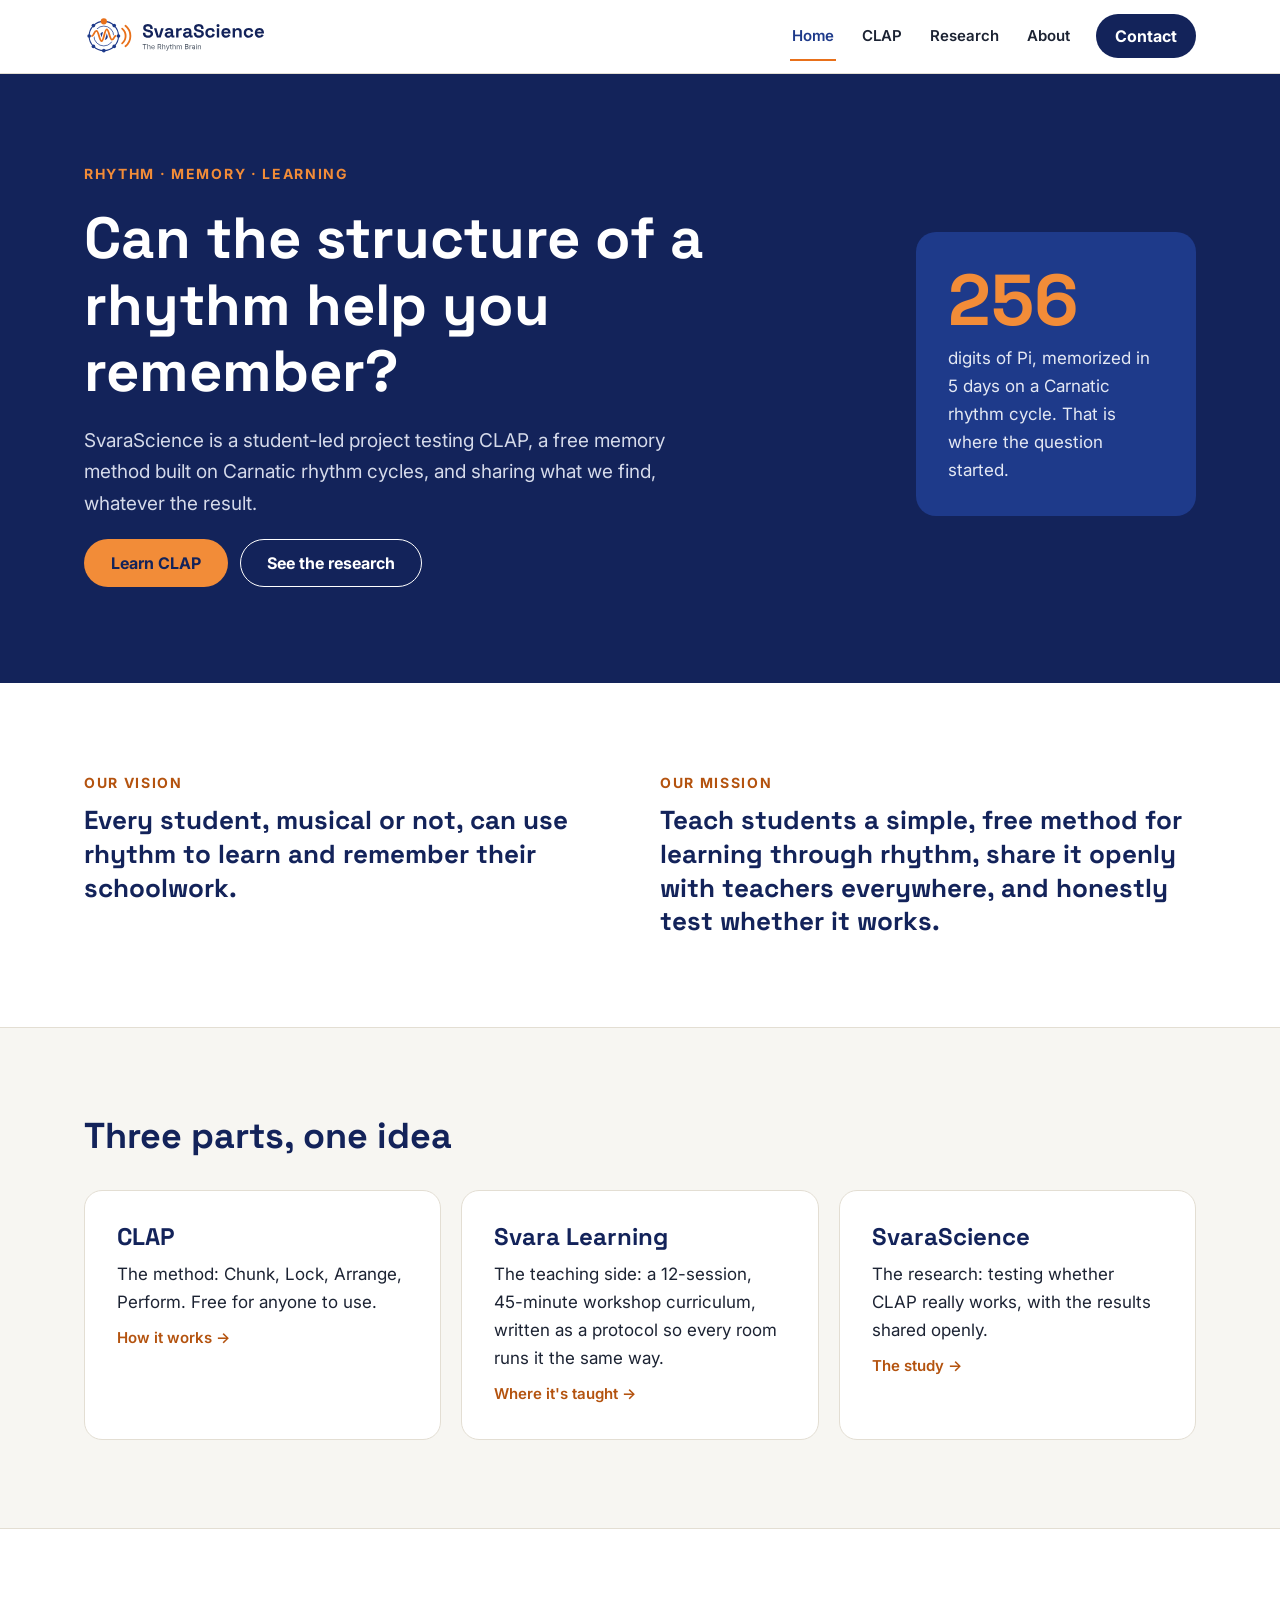
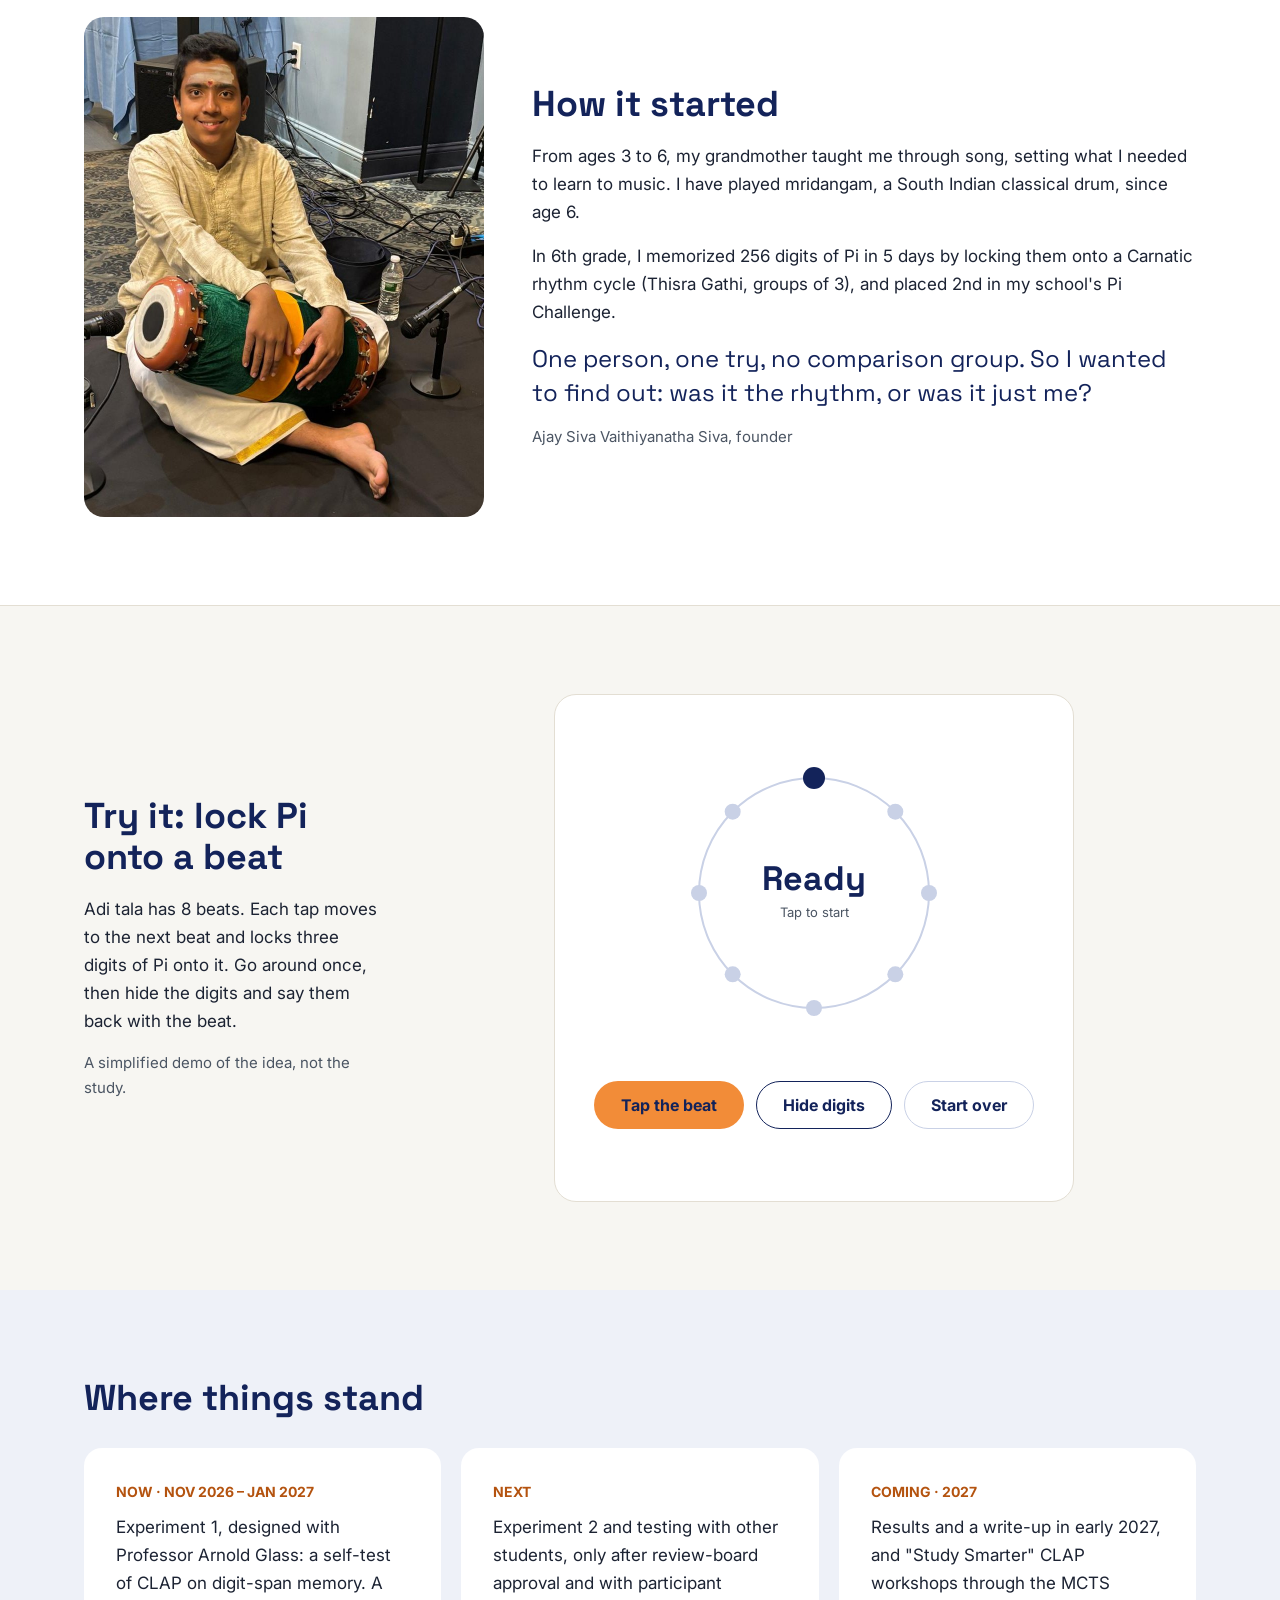
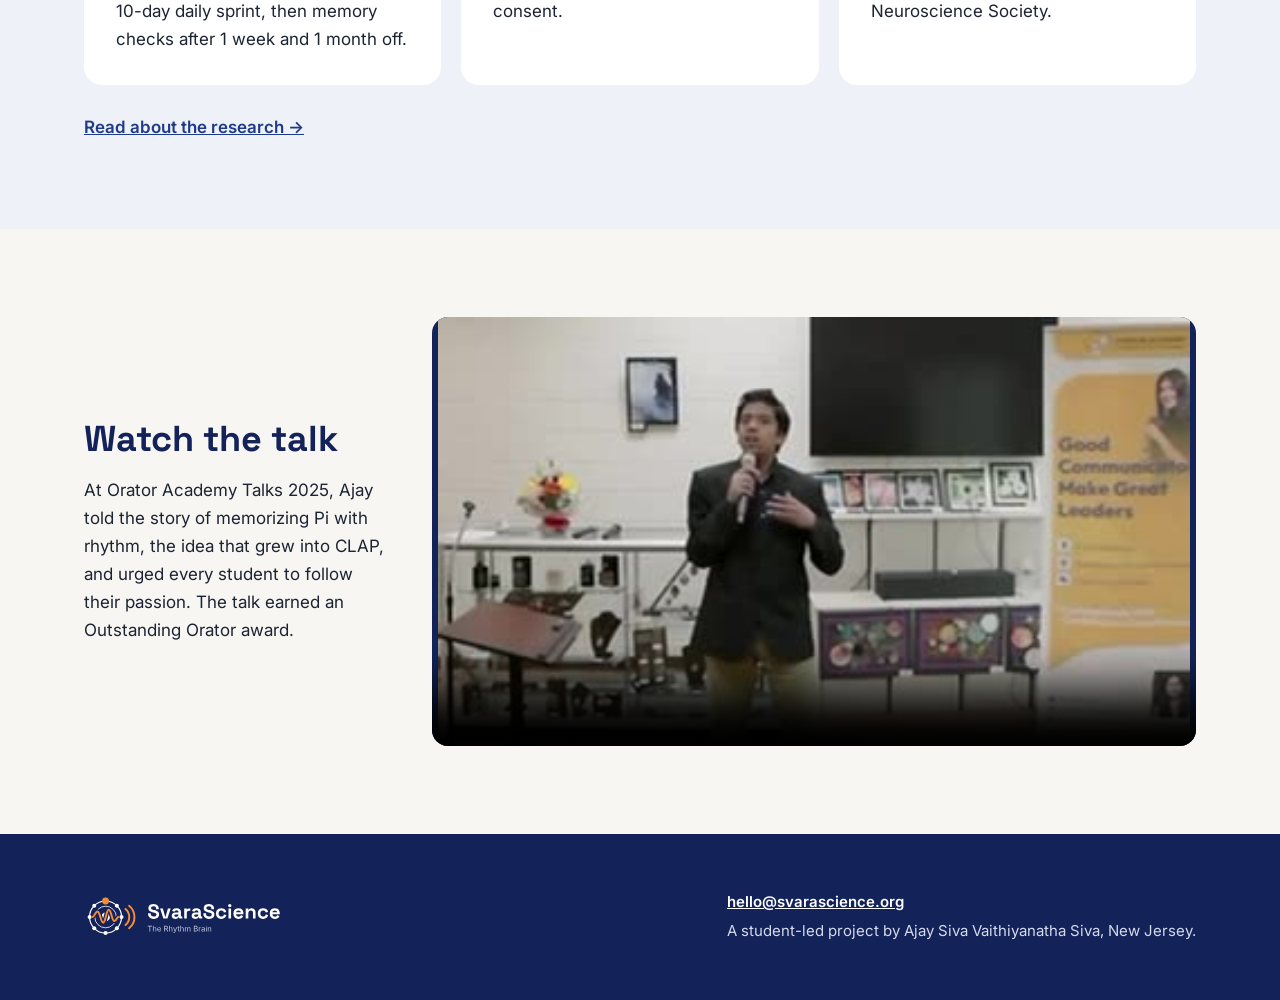
<file: index.html>
<!DOCTYPE html>
<html lang="en">
<head>
<meta charset="utf-8">
<meta name="viewport" content="width=device-width, initial-scale=1">
<title>SvaraScience — The Rhythm Brain</title>
<meta name="description" content="A student-led project testing CLAP, a free memory method built on Carnatic rhythm cycles.">
<link rel="icon" href="favicon.svg" type="image/svg+xml">
<link rel="icon" href="favicon-32.png" sizes="32x32" type="image/png">
<link rel="apple-touch-icon" href="apple-touch-icon.png">
<link rel="preconnect" href="https://fonts.googleapis.com">
<link rel="preconnect" href="https://fonts.gstatic.com" crossorigin>
<link href="https://fonts.googleapis.com/css2?family=Space+Grotesk:wght@500;700&family=Inter:wght@400;500;600;700&display=swap" rel="stylesheet">
<link rel="stylesheet" href="assets/css/style.css">
</head>
<body>
<a class="skip-link" href="#main">Skip to content</a>
<header class="site-nav">
  <div class="container nav-inner">
    <a class="nav-logo" href="index.html"><img src="logo.svg" alt="SvaraScience — The Rhythm Brain"></a>
    <nav class="nav-links" aria-label="Main">
      <a href="index.html" aria-current="page">Home</a>
      <a href="clap.html">CLAP</a>
      <a href="research.html">Research</a>
      <a href="about.html">About</a>
      <a class="btn btn-dark" href="mailto:hello@svarascience.org">Contact</a>
    </nav>
  </div>
</header>
<main id="main">

<section class="hero">
  <div class="container hero-grid">
    <div class="hero-text">
      <p class="kicker">Rhythm · Memory · Learning</p>
      <h1>Can the structure of a rhythm help you remember?</h1>
      <p class="lead">SvaraScience is a student-led project testing CLAP, a free memory method built on Carnatic rhythm cycles, and sharing what we find, whatever the result.</p>
      <div class="btn-row">
        <a class="btn btn-primary" href="clap.html">Learn CLAP</a>
        <a class="btn btn-outline-light" href="research.html">See the research</a>
      </div>
    </div>
    <div class="stat-card">
      <span class="num">256</span>
      <p>digits of Pi, memorized in 5 days on a Carnatic rhythm cycle. That is where the question started.</p>
    </div>
  </div>
</section>

<section class="section section--white" style="border-top:none">
  <div class="container vm-grid">
    <div class="stack" style="gap:10px">
      <p class="kicker">Our vision</p>
      <p class="statement">Every student, musical or not, can use rhythm to learn and remember their schoolwork.</p>
    </div>
    <div class="stack" style="gap:10px">
      <p class="kicker">Our mission</p>
      <p class="statement">Teach students a simple, free method for learning through rhythm, share it openly with teachers everywhere, and honestly test whether it works.</p>
    </div>
  </div>
</section>

<section class="section">
  <div class="container stack" style="gap:32px">
    <h2>Three parts, one idea</h2>
    <div class="grid">
      <a class="card" href="clap.html"><h3>CLAP</h3><p>The method: Chunk, Lock, Arrange, Perform. Free for anyone to use.</p><span class="more">How it works →</span></a>
      <a class="card" href="about.html"><h3>Svara Learning</h3><p>The teaching side: a 12-session, 45-minute workshop curriculum, written as a protocol so every room runs it the same way.</p><span class="more">Where it's taught →</span></a>
      <a class="card" href="research.html"><h3>SvaraScience</h3><p>The research: testing whether CLAP really works, with the results shared openly.</p><span class="more">The study →</span></a>
    </div>
  </div>
</section>

<section class="section section--white">
  <div class="container split">
    <img class="photo narrow" src="ajay-concert.jpg" alt="Ajay seated with his mridangam before a concert">
    <div class="wide stack">
      <h2>How it started</h2>
      <p>From ages 3 to 6, my grandmother taught me through song, setting what I needed to learn to music. I have played mridangam, a South Indian classical drum, since age 6.</p>
      <p>In 6th grade, I memorized 256 digits of Pi in 5 days by locking them onto a Carnatic rhythm cycle (Thisra Gathi, groups of 3), and placed 2nd in my school's Pi Challenge.</p>
      <p class="quote">One person, one try, no comparison group. So I wanted to find out: was it the rhythm, or was it just me?</p>
      <p class="muted">Ajay Siva Vaithiyanatha Siva, founder</p>
    </div>
  </div>
</section>

<section class="section">
  <div class="container split" style="justify-content:center">
    <div class="narrow stack" style="max-width:480px">
      <h2>Try it: lock Pi onto a beat</h2>
      <p>Adi tala has 8 beats. Each tap moves to the next beat and locks three digits of Pi onto it. Go around once, then hide the digits and say them back with the beat.</p>
      <p class="muted">A simplified demo of the idea, not the study.</p>
    </div>
    <div class="wide">
<div class="tala">
  <div class="tala-dial" id="tala-dial">
    <div class="tala-hub" aria-hidden="true"><strong id="tala-big">Ready</strong><span id="tala-small">Tap to start</span></div>
  </div>
  <div class="btn-row" style="justify-content:center">
    <button type="button" class="btn btn-primary" id="tala-tap">Tap the beat</button>
    <button type="button" class="btn btn-outline" id="tala-hide" aria-pressed="false">Hide digits</button>
    <button type="button" class="btn btn-quiet" id="tala-reset">Start over</button>
  </div>
  <p class="tala-trail" id="tala-trail" aria-live="polite"></p>
</div>
    </div>
  </div>
</section>

<section class="section section--soft">
  <div class="container stack" style="gap:28px">
    <h2>Where things stand</h2>
    <div class="grid">
      <div class="card card--plain"><span class="label">Now · Nov 2026 – Jan 2027</span><p>Experiment 1, designed with Professor Arnold Glass: a self-test of CLAP on digit-span memory. A 10-day daily sprint, then memory checks after 1 week and 1 month off.</p></div>
      <div class="card card--plain"><span class="label">Next</span><p>Experiment 2 and testing with other students, only after review-board approval and with participant consent.</p></div>
      <div class="card card--plain"><span class="label">Coming · 2027</span><p>Results and a write-up in early 2027, and "Study Smarter" CLAP workshops through the MCTS Neuroscience Society.</p></div>
    </div>
    <a href="research.html" style="font-weight:600">Read about the research →</a>
  </div>
</section>

<section class="section">
  <div class="container split">
    <div class="narrow stack">
      <h2>Watch the talk</h2>
      <p>At Orator Academy Talks 2025, Ajay told the story of memorizing Pi with rhythm, the idea that grew into CLAP, and urged every student to follow their passion. The talk earned an Outstanding Orator award.</p>
    </div>
    <video class="video wide" controls preload="none" playsinline poster="orator-poster.jpg">
      <source src="ajay-orator-talk.mp4" type="video/mp4">
      Your browser can't play this video.
    </video>
  </div>
</section>
</main>
<footer class="site-footer">
  <div class="container footer-inner">
    <img src="logo-on-dark.svg" alt="SvaraScience — The Rhythm Brain">
    <div class="stack">
      <a href="mailto:hello@svarascience.org">hello@svarascience.org</a>
      <span>A student-led project by Ajay Siva Vaithiyanatha Siva, New Jersey.</span>
    </div>
  </div>
</footer>
<script src="tala.js"></script>
</body>
</html>
</file>
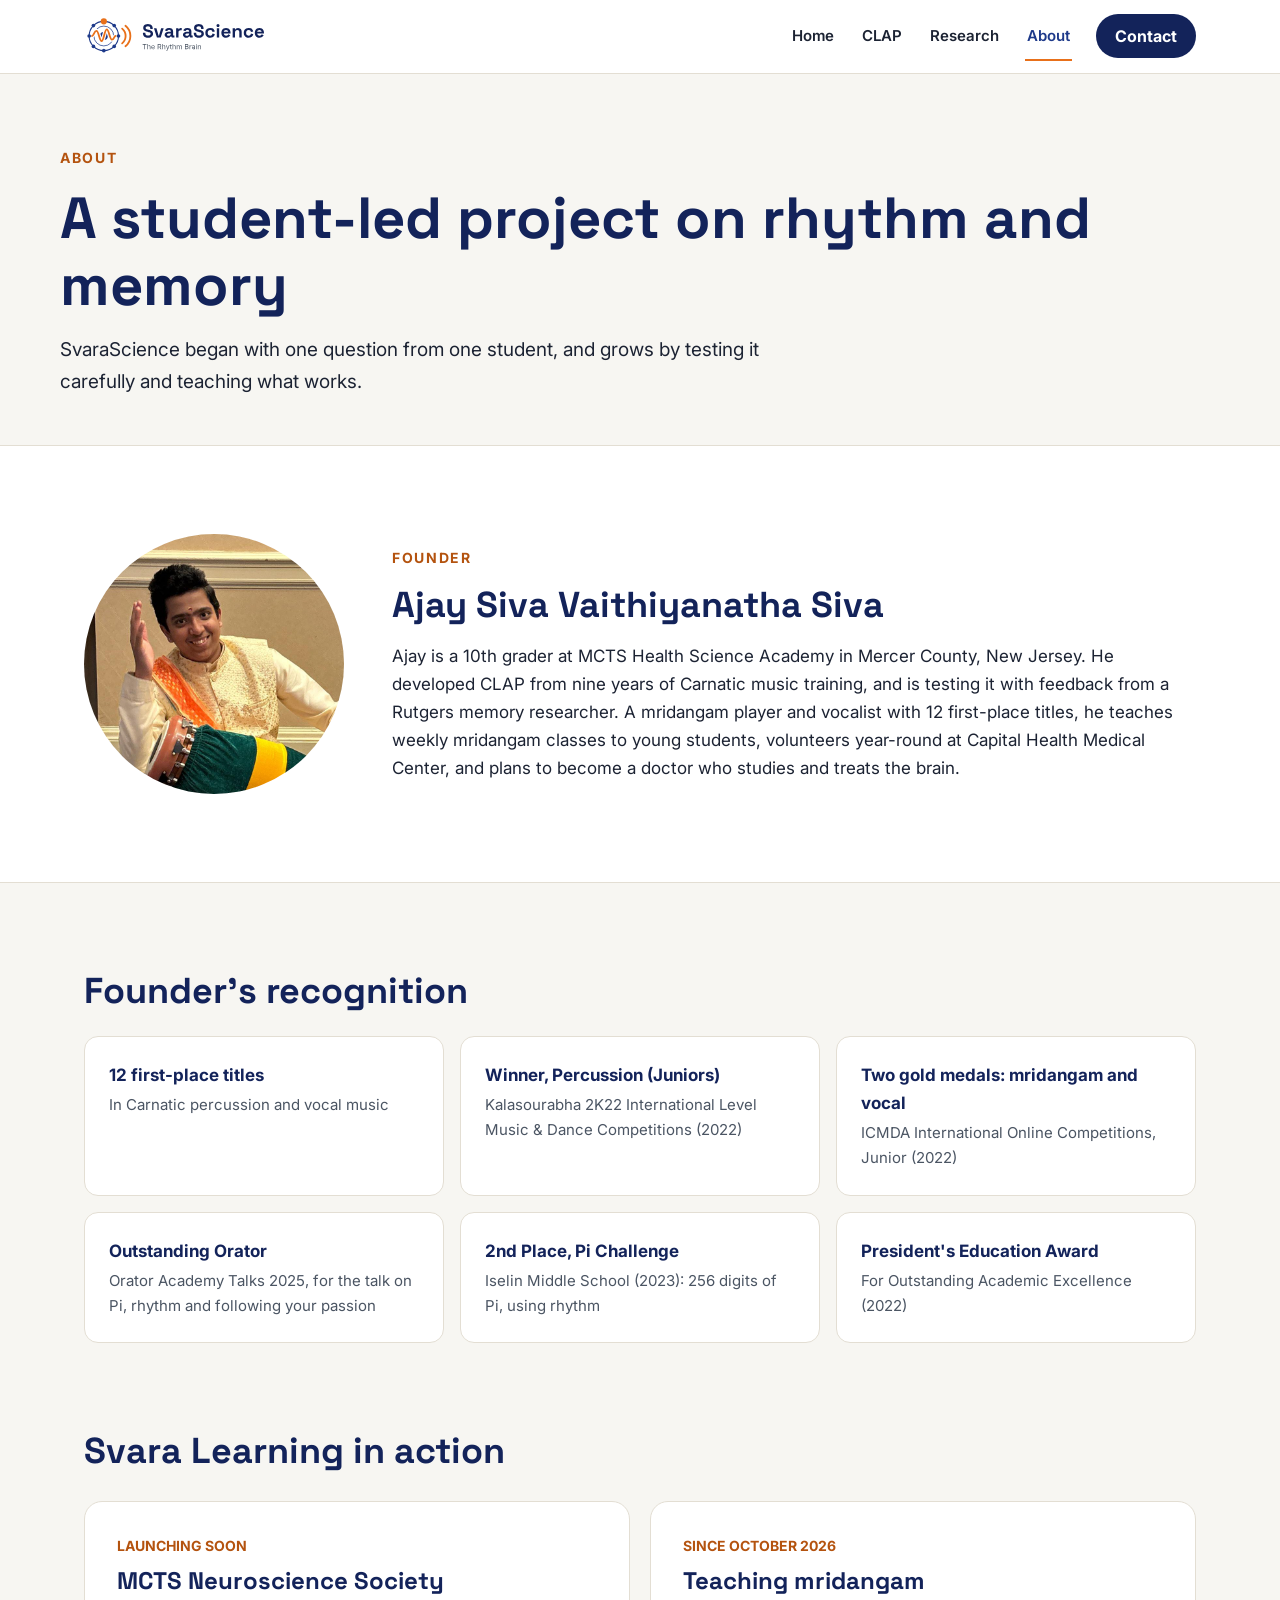
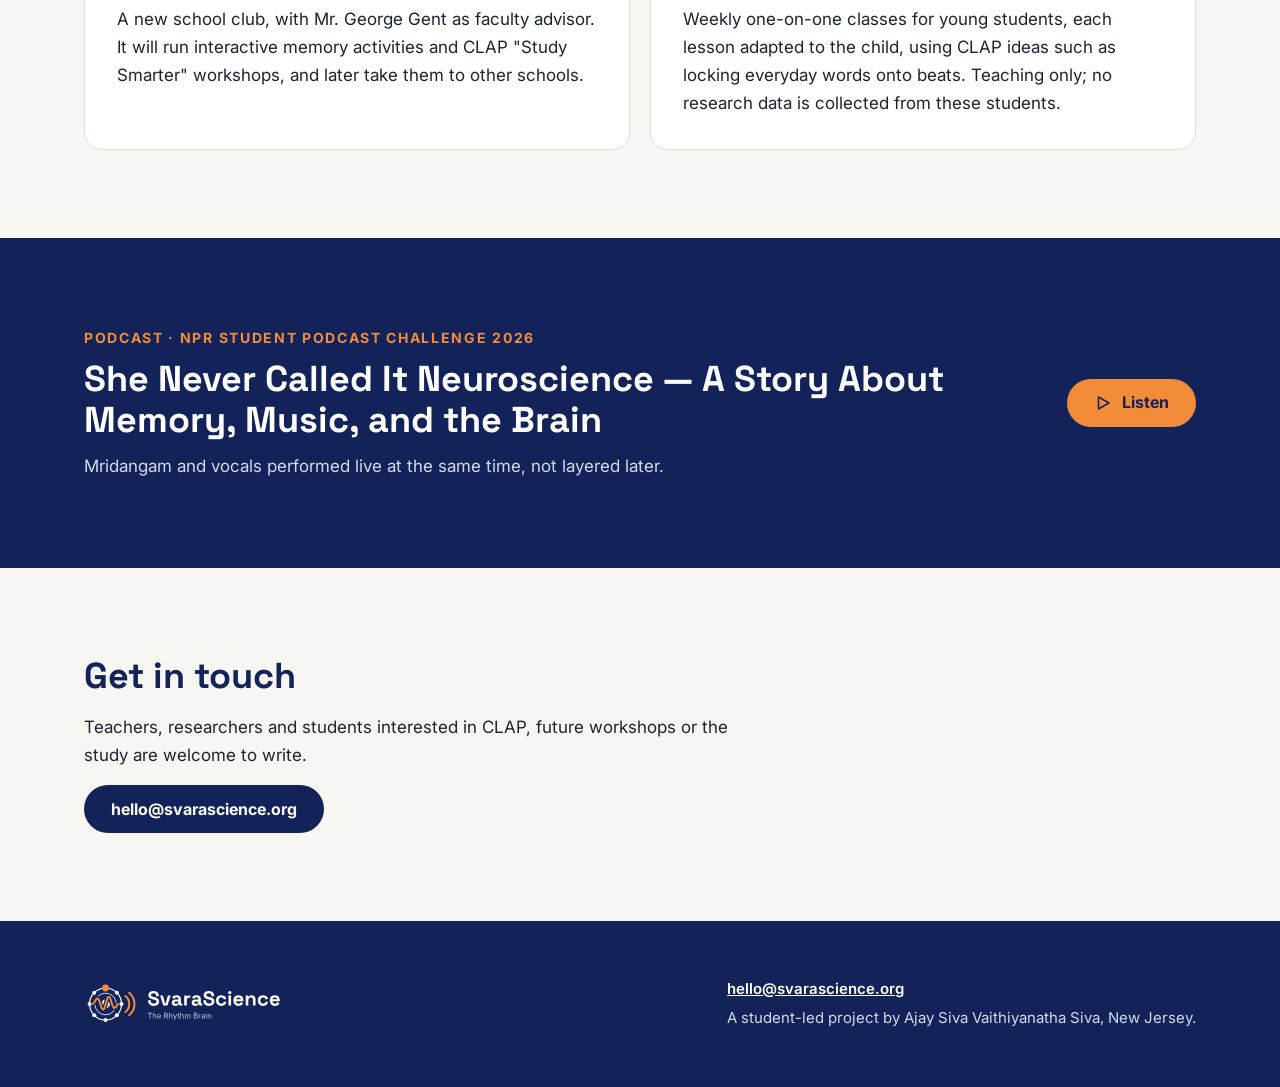
<file: about.html>
<!DOCTYPE html>
<html lang="en">
<head>
<meta charset="utf-8">
<meta name="viewport" content="width=device-width, initial-scale=1">
<title>About — SvaraScience</title>
<meta name="description" content="SvaraScience is a student-led project on rhythm and memory, founded by Ajay Siva Vaithiyanatha Siva.">
<link rel="icon" href="favicon.svg" type="image/svg+xml">
<link rel="icon" href="favicon-32.png" sizes="32x32" type="image/png">
<link rel="apple-touch-icon" href="apple-touch-icon.png">
<link rel="preconnect" href="https://fonts.googleapis.com">
<link rel="preconnect" href="https://fonts.gstatic.com" crossorigin>
<link href="https://fonts.googleapis.com/css2?family=Space+Grotesk:wght@500;700&family=Inter:wght@400;500;600;700&display=swap" rel="stylesheet">
<link rel="stylesheet" href="assets/css/style.css">
</head>
<body>
<a class="skip-link" href="#main">Skip to content</a>
<header class="site-nav">
  <div class="container nav-inner">
    <a class="nav-logo" href="index.html"><img src="logo.svg" alt="SvaraScience — The Rhythm Brain"></a>
    <nav class="nav-links" aria-label="Main">
      <a href="index.html">Home</a>
      <a href="clap.html">CLAP</a>
      <a href="research.html">Research</a>
      <a href="about.html" aria-current="page">About</a>
      <a class="btn btn-dark" href="mailto:hello@svarascience.org">Contact</a>
    </nav>
  </div>
</header>
<main id="main">

<section class="container page-header stack">
  <p class="kicker">About</p>
  <h1>A student-led project on rhythm and memory</h1>
  <p class="lead">SvaraScience began with one question from one student, and grows by testing it carefully and teaching what works.</p>
</section>

<section class="section section--white">
  <div class="container split">
    <img class="portrait" src="ajay-portrait.jpg" alt="Ajay Siva Vaithiyanatha Siva with his mridangam">
    <div class="wide stack">
      <p class="kicker">Founder</p>
      <h2>Ajay Siva Vaithiyanatha Siva</h2>
      <p>Ajay is a 10th grader at MCTS Health Science Academy in Mercer County, New Jersey. He developed CLAP from nine years of Carnatic music training, and is testing it with feedback from a Rutgers memory researcher. A mridangam player and vocalist with 12 first-place titles, he teaches weekly mridangam classes to young students, volunteers year-round at Capital Health Medical Center, and plans to become a doctor who studies and treats the brain.</p>
    </div>
  </div>
</section>

<section class="section" style="padding-bottom:0">
  <div class="container stack" style="gap:24px">
    <h2>Founder's recognition</h2>
    <div class="grid grid--wide" style="gap:16px">
      <div class="award"><strong>12 first-place titles</strong><span class="muted">In Carnatic percussion and vocal music</span></div>
      <div class="award"><strong>Winner, Percussion (Juniors)</strong><span class="muted">Kalasourabha 2K22 International Level Music &amp; Dance Competitions (2022)</span></div>
      <div class="award"><strong>Two gold medals: mridangam and vocal</strong><span class="muted">ICMDA International Online Competitions, Junior (2022)</span></div>
      <div class="award"><strong>Outstanding Orator</strong><span class="muted">Orator Academy Talks 2025, for the talk on Pi, rhythm and following your passion</span></div>
      <div class="award"><strong>2nd Place, Pi Challenge</strong><span class="muted">Iselin Middle School (2023): 256 digits of Pi, using rhythm</span></div>
      <div class="award"><strong>President's Education Award</strong><span class="muted">For Outstanding Academic Excellence (2022)</span></div>
    </div>
  </div>
</section>

<section class="section">
  <div class="container stack" style="gap:28px">
    <h2>Svara Learning in action</h2>
    <div class="grid grid--wide">
      <div class="card"><span class="label">Launching soon</span><h3>MCTS Neuroscience Society</h3><p>A new school club, with Mr. George Gent as faculty advisor. It will run interactive memory activities and CLAP "Study Smarter" workshops, and later take them to other schools.</p></div>
      <div class="card"><span class="label">Since October 2026</span><h3>Teaching mridangam</h3><p>Weekly one-on-one classes for young students, each lesson adapted to the child, using CLAP ideas such as locking everyday words onto beats. Teaching only; no research data is collected from these students.</p></div>
    </div>
  </div>
</section>

<section class="section section--navy">
  <div class="container split" style="justify-content:space-between">
    <div class="wide stack" style="gap:10px">
      <p class="kicker" style="color:var(--orange-light)">Podcast · NPR Student Podcast Challenge 2026</p>
      <h2>She Never Called It Neuroscience — A Story About Memory, Music, and the Brain</h2>
      <p>Mridangam and vocals performed live at the same time, not layered later.</p>
    </div>
    <a class="btn btn-primary" href="https://drive.google.com/file/d/1q-RDbJ-vGs5XEK0a3vfgCvh9bXEuqE76/view?usp=sharing">
      <svg width="18" height="18" viewBox="0 0 24 24" aria-hidden="true" fill="none" stroke="currentColor" stroke-width="2" stroke-linecap="round" stroke-linejoin="round"><polygon points="6 4 20 12 6 20 6 4"></polygon></svg>
      Listen
    </a>
  </div>
</section>

<section class="section">
  <div class="container stack" style="align-items:flex-start">
    <h2>Get in touch</h2>
    <p style="max-width:680px">Teachers, researchers and students interested in CLAP, future workshops or the study are welcome to write.</p>
    <a class="btn btn-dark" href="mailto:hello@svarascience.org">hello@svarascience.org</a>
  </div>
</section>
</main>
<footer class="site-footer">
  <div class="container footer-inner">
    <img src="logo-on-dark.svg" alt="SvaraScience — The Rhythm Brain">
    <div class="stack">
      <a href="mailto:hello@svarascience.org">hello@svarascience.org</a>
      <span>A student-led project by Ajay Siva Vaithiyanatha Siva, New Jersey.</span>
    </div>
  </div>
</footer>
</body>
</html>
</file>
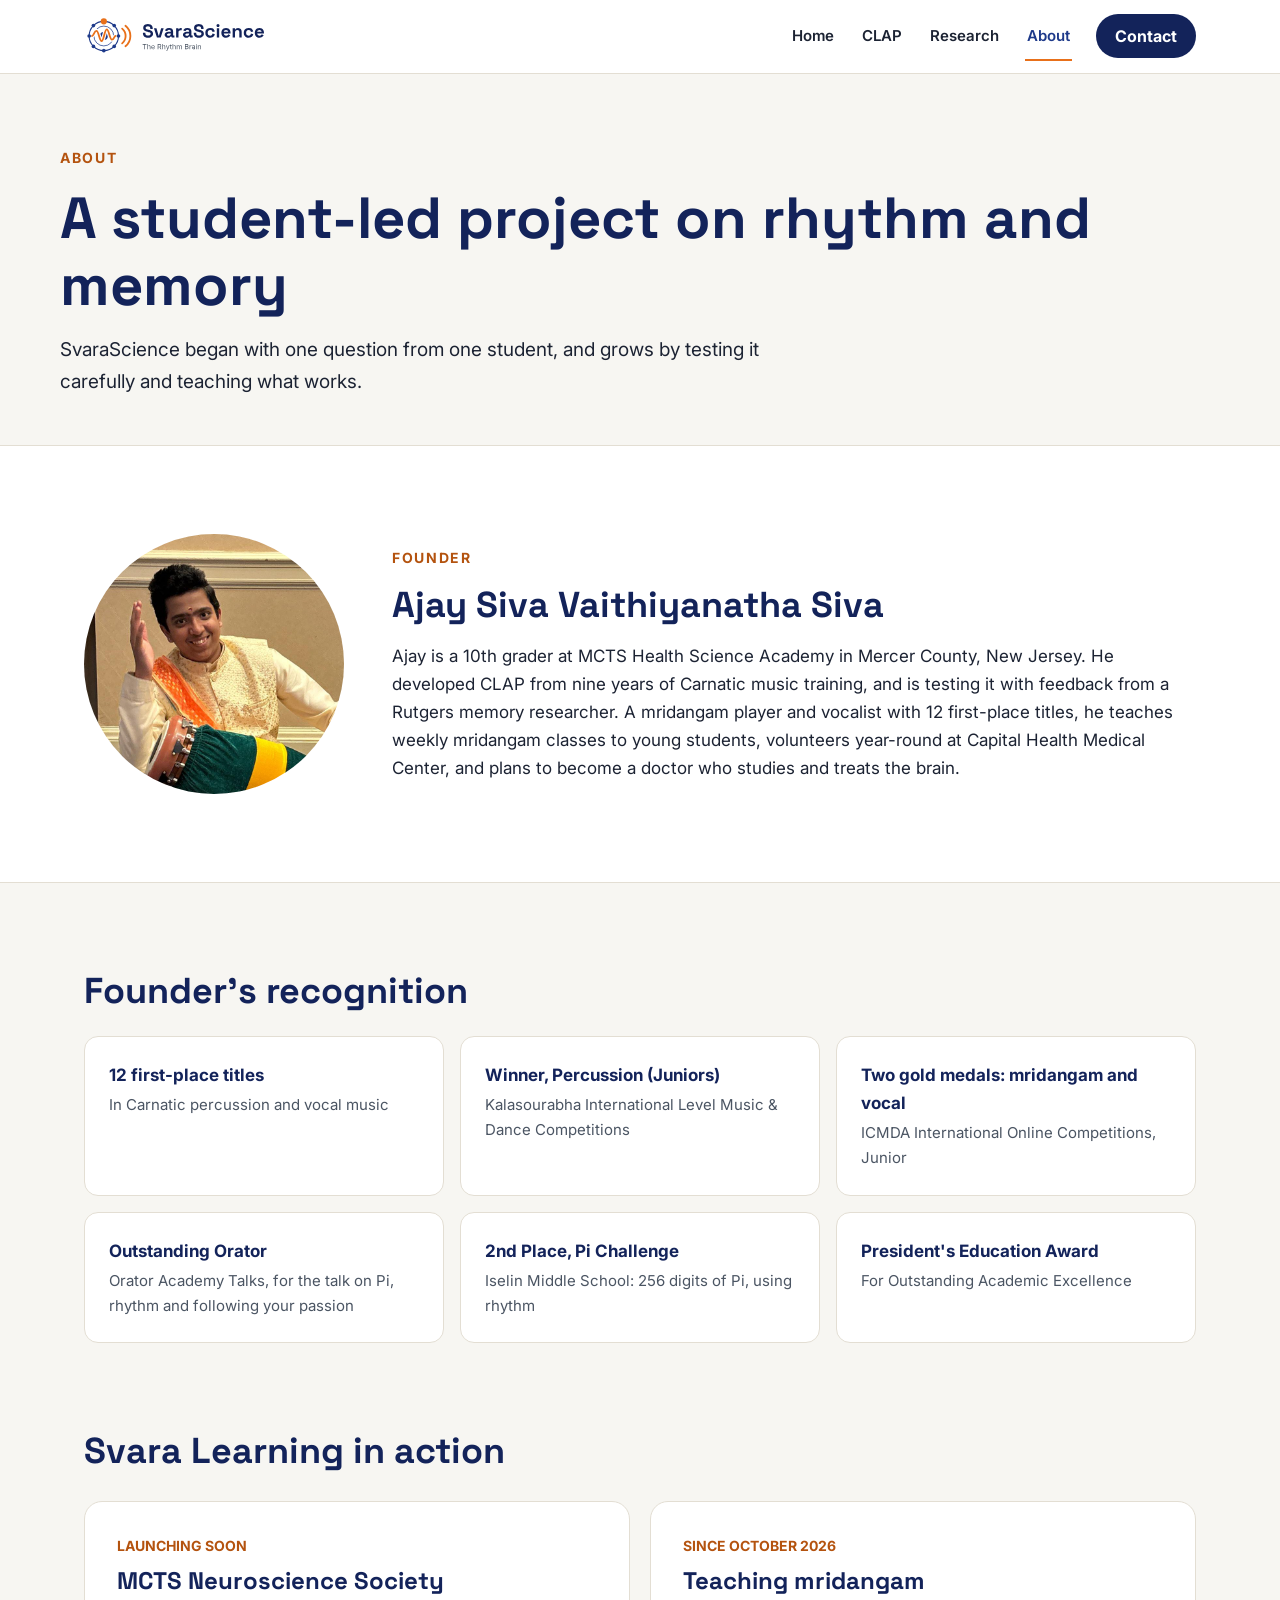
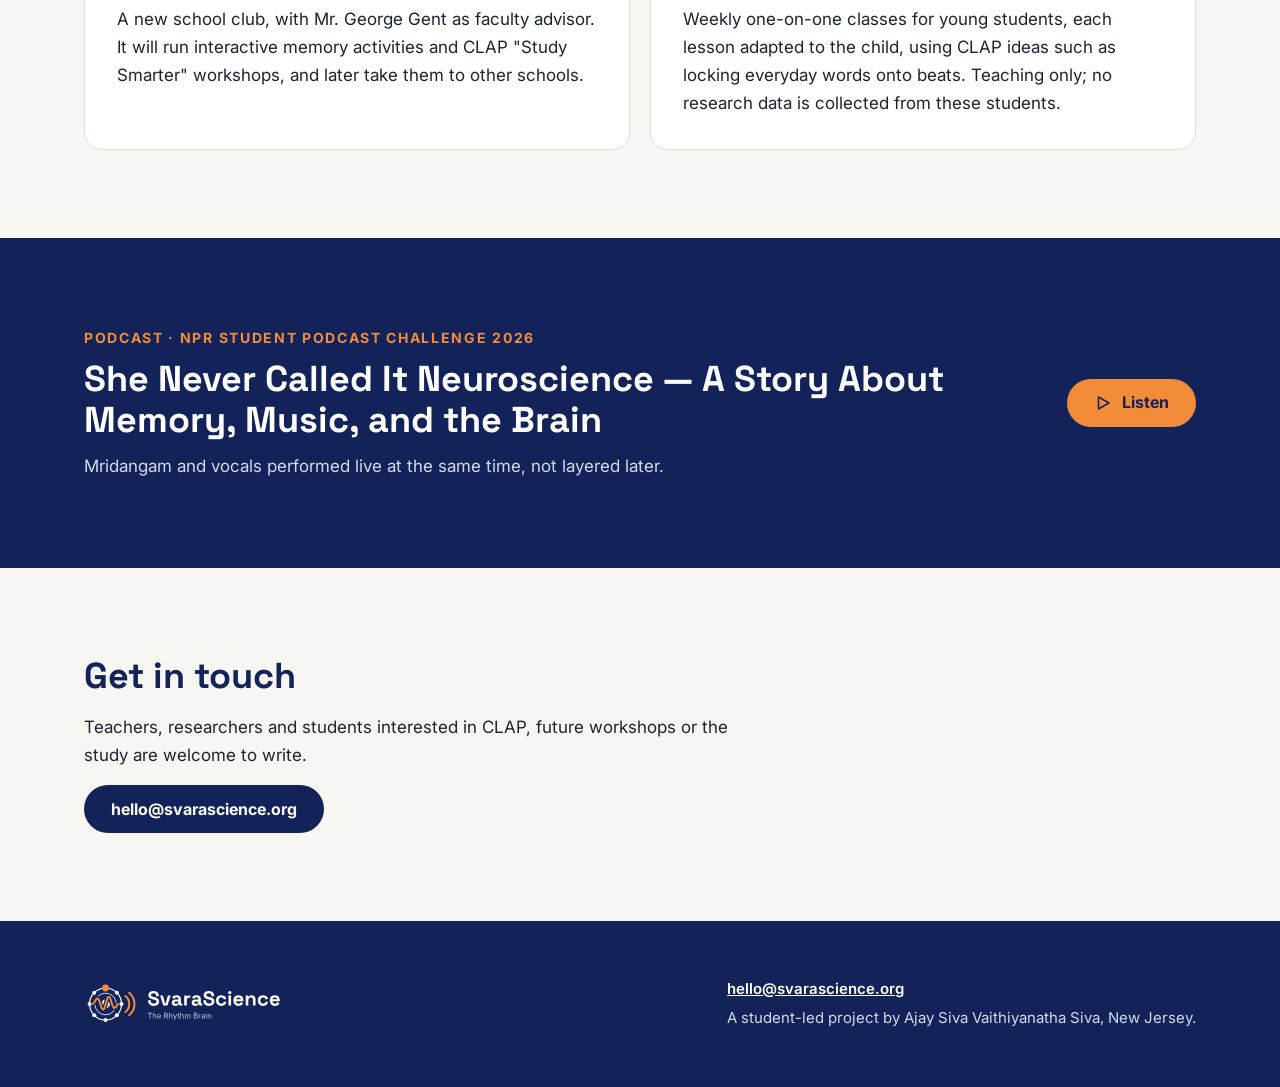
<file: about_1.html>
<!DOCTYPE html>
<html lang="en">
<head>
<meta charset="utf-8">
<meta name="viewport" content="width=device-width, initial-scale=1">
<title>About — SvaraScience</title>
<meta name="description" content="SvaraScience is a student-led project on rhythm and memory, founded by Ajay Siva Vaithiyanatha Siva.">
<link rel="icon" href="favicon.svg" type="image/svg+xml">
<link rel="icon" href="favicon-32.png" sizes="32x32" type="image/png">
<link rel="apple-touch-icon" href="apple-touch-icon.png">
<link rel="preconnect" href="https://fonts.googleapis.com">
<link rel="preconnect" href="https://fonts.gstatic.com" crossorigin>
<link href="https://fonts.googleapis.com/css2?family=Space+Grotesk:wght@500;700&family=Inter:wght@400;500;600;700&display=swap" rel="stylesheet">
<link rel="stylesheet" href="assets/css/style.css">
</head>
<body>
<a class="skip-link" href="#main">Skip to content</a>
<header class="site-nav">
  <div class="container nav-inner">
    <a class="nav-logo" href="index.html"><img src="logo.svg" alt="SvaraScience — The Rhythm Brain"></a>
    <nav class="nav-links" aria-label="Main">
      <a href="index.html">Home</a>
      <a href="clap.html">CLAP</a>
      <a href="research.html">Research</a>
      <a href="about.html" aria-current="page">About</a>
      <a class="btn btn-dark" href="mailto:hello@svarascience.org">Contact</a>
    </nav>
  </div>
</header>
<main id="main">

<section class="container page-header stack">
  <p class="kicker">About</p>
  <h1>A student-led project on rhythm and memory</h1>
  <p class="lead">SvaraScience began with one question from one student, and grows by testing it carefully and teaching what works.</p>
</section>

<section class="section section--white">
  <div class="container split">
    <img class="portrait" src="ajay-portrait.jpg" alt="Ajay Siva Vaithiyanatha Siva with his mridangam">
    <div class="wide stack">
      <p class="kicker">Founder</p>
      <h2>Ajay Siva Vaithiyanatha Siva</h2>
      <p>Ajay is a 10th grader at MCTS Health Science Academy in Mercer County, New Jersey. He developed CLAP from nine years of Carnatic music training, and is testing it with feedback from a Rutgers memory researcher. A mridangam player and vocalist with 12 first-place titles, he teaches weekly mridangam classes to young students, volunteers year-round at Capital Health Medical Center, and plans to become a doctor who studies and treats the brain.</p>
    </div>
  </div>
</section>

<section class="section" style="padding-bottom:0">
  <div class="container stack" style="gap:24px">
    <h2>Founder's recognition</h2>
    <div class="grid grid--wide" style="gap:16px">
      <div class="award"><strong>12 first-place titles</strong><span class="muted">In Carnatic percussion and vocal music</span></div>
      <div class="award"><strong>Winner, Percussion (Juniors)</strong><span class="muted">Kalasourabha International Level Music &amp; Dance Competitions</span></div>
      <div class="award"><strong>Two gold medals: mridangam and vocal</strong><span class="muted">ICMDA International Online Competitions, Junior</span></div>
      <div class="award"><strong>Outstanding Orator</strong><span class="muted">Orator Academy Talks, for the talk on Pi, rhythm and following your passion</span></div>
      <div class="award"><strong>2nd Place, Pi Challenge</strong><span class="muted">Iselin Middle School: 256 digits of Pi, using rhythm</span></div>
      <div class="award"><strong>President's Education Award</strong><span class="muted">For Outstanding Academic Excellence</span></div>
    </div>
  </div>
</section>

<section class="section">
  <div class="container stack" style="gap:28px">
    <h2>Svara Learning in action</h2>
    <div class="grid grid--wide">
      <div class="card"><span class="label">Launching soon</span><h3>MCTS Neuroscience Society</h3><p>A new school club, with Mr. George Gent as faculty advisor. It will run interactive memory activities and CLAP "Study Smarter" workshops, and later take them to other schools.</p></div>
      <div class="card"><span class="label">Since October 2026</span><h3>Teaching mridangam</h3><p>Weekly one-on-one classes for young students, each lesson adapted to the child, using CLAP ideas such as locking everyday words onto beats. Teaching only; no research data is collected from these students.</p></div>
    </div>
  </div>
</section>

<section class="section section--navy">
  <div class="container split" style="justify-content:space-between">
    <div class="wide stack" style="gap:10px">
      <p class="kicker" style="color:var(--orange-light)">Podcast · NPR Student Podcast Challenge 2026</p>
      <h2>She Never Called It Neuroscience — A Story About Memory, Music, and the Brain</h2>
      <p>Mridangam and vocals performed live at the same time, not layered later.</p>
    </div>
    <a class="btn btn-primary" href="https://drive.google.com/file/d/1q-RDbJ-vGs5XEK0a3vfgCvh9bXEuqE76/view?usp=sharing">
      <svg width="18" height="18" viewBox="0 0 24 24" aria-hidden="true" fill="none" stroke="currentColor" stroke-width="2" stroke-linecap="round" stroke-linejoin="round"><polygon points="6 4 20 12 6 20 6 4"></polygon></svg>
      Listen
    </a>
  </div>
</section>

<section class="section">
  <div class="container stack" style="align-items:flex-start">
    <h2>Get in touch</h2>
    <p style="max-width:680px">Teachers, researchers and students interested in CLAP, future workshops or the study are welcome to write.</p>
    <a class="btn btn-dark" href="mailto:hello@svarascience.org">hello@svarascience.org</a>
  </div>
</section>
</main>
<footer class="site-footer">
  <div class="container footer-inner">
    <img src="logo-on-dark.svg" alt="SvaraScience — The Rhythm Brain">
    <div class="stack">
      <a href="mailto:hello@svarascience.org">hello@svarascience.org</a>
      <span>A student-led project by Ajay Siva Vaithiyanatha Siva, New Jersey.</span>
    </div>
  </div>
</footer>
</body>
</html>
</file>
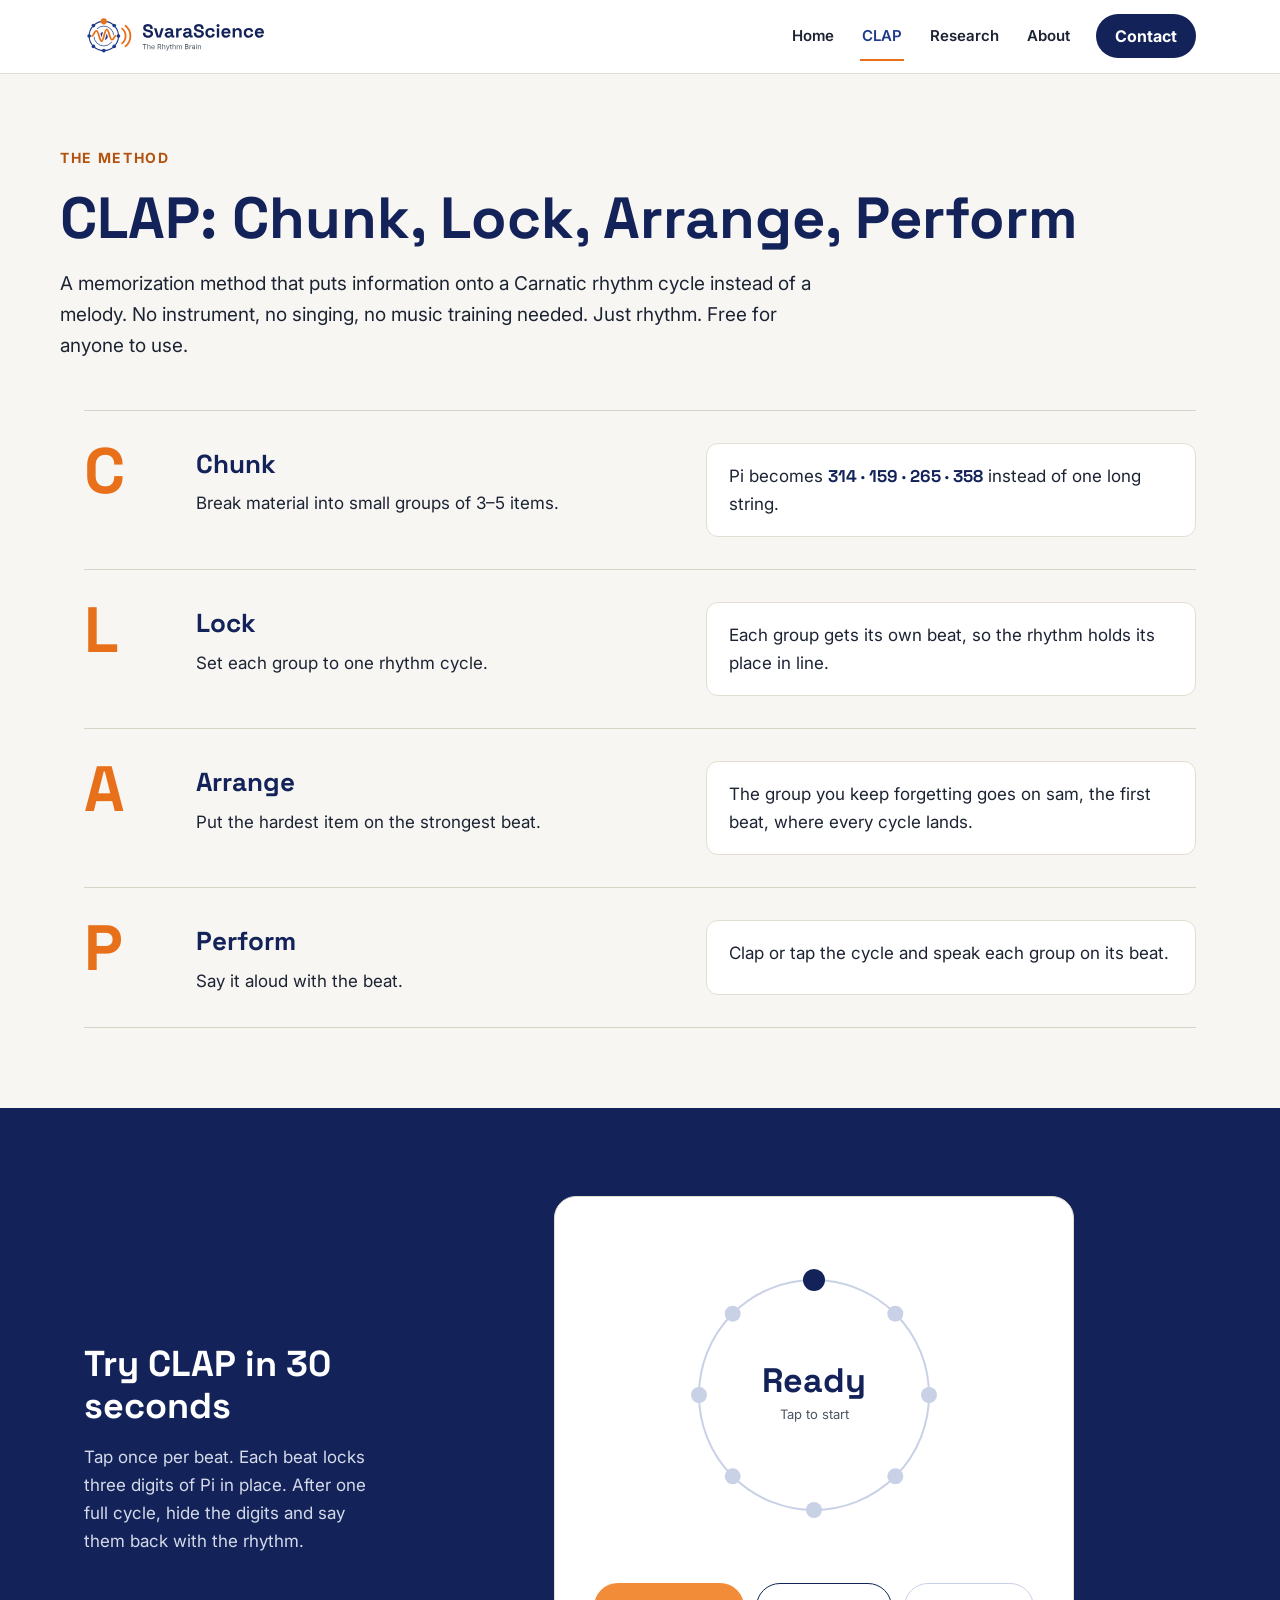
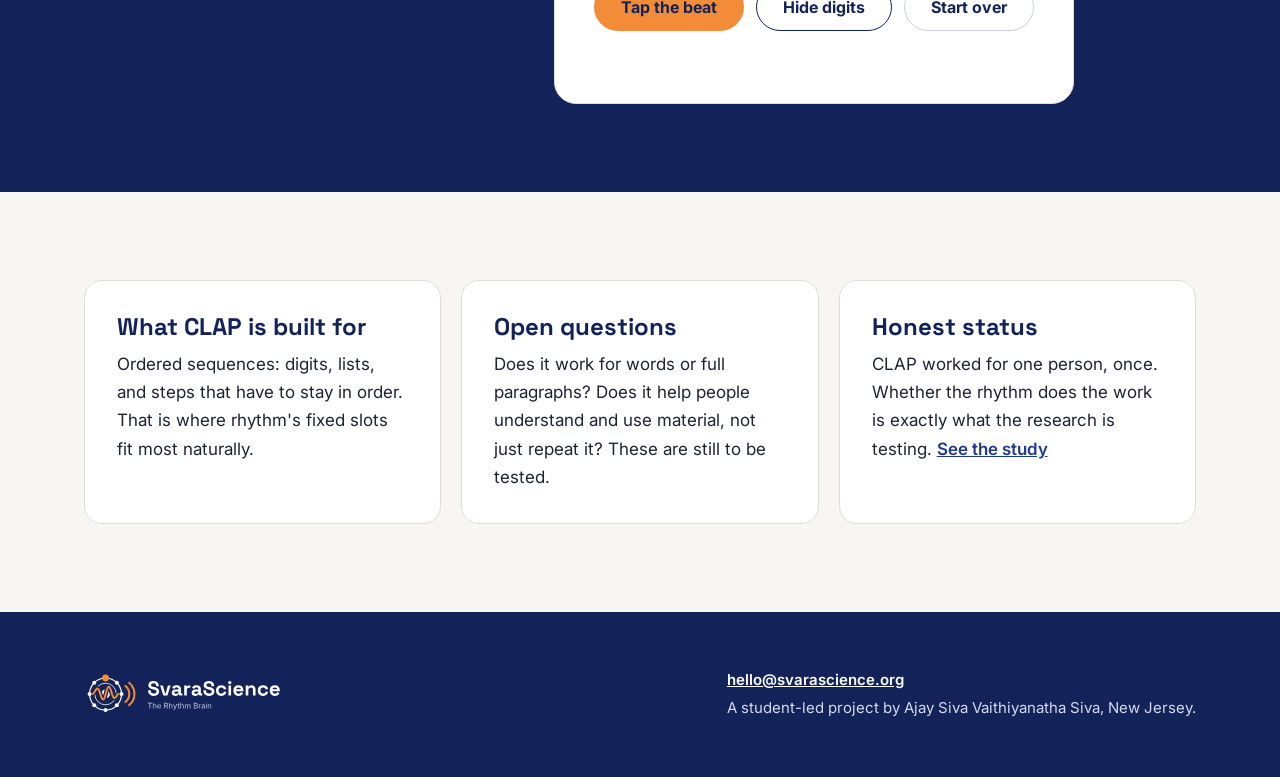
<file: clap.html>
<!DOCTYPE html>
<html lang="en">
<head>
<meta charset="utf-8">
<meta name="viewport" content="width=device-width, initial-scale=1">
<title>CLAP — SvaraScience</title>
<meta name="description" content="CLAP: Chunk, Lock, Arrange, Perform. A free memorization method built on Carnatic rhythm cycles.">
<link rel="icon" href="favicon.svg" type="image/svg+xml">
<link rel="icon" href="favicon-32.png" sizes="32x32" type="image/png">
<link rel="apple-touch-icon" href="apple-touch-icon.png">
<link rel="preconnect" href="https://fonts.googleapis.com">
<link rel="preconnect" href="https://fonts.gstatic.com" crossorigin>
<link href="https://fonts.googleapis.com/css2?family=Space+Grotesk:wght@500;700&family=Inter:wght@400;500;600;700&display=swap" rel="stylesheet">
<link rel="stylesheet" href="assets/css/style.css">
</head>
<body>
<a class="skip-link" href="#main">Skip to content</a>
<header class="site-nav">
  <div class="container nav-inner">
    <a class="nav-logo" href="index.html"><img src="logo.svg" alt="SvaraScience — The Rhythm Brain"></a>
    <nav class="nav-links" aria-label="Main">
      <a href="index.html">Home</a>
      <a href="clap.html" aria-current="page">CLAP</a>
      <a href="research.html">Research</a>
      <a href="about.html">About</a>
      <a class="btn btn-dark" href="mailto:hello@svarascience.org">Contact</a>
    </nav>
  </div>
</header>
<main id="main">

<section class="container page-header stack">
  <p class="kicker">The method</p>
  <h1>CLAP: Chunk, Lock, Arrange, Perform</h1>
  <p class="lead">A memorization method that puts information onto a Carnatic rhythm cycle instead of a melody. No instrument, no singing, no music training needed. Just rhythm. Free for anyone to use.</p>
</section>

<section class="container" style="padding-bottom:80px">
  <div class="steps">
    <div class="step"><span class="letter" aria-hidden="true">C</span><div class="what"><strong>Chunk</strong><span>Break material into small groups of 3–5 items.</span></div><div class="example">Pi becomes <b>314 · 159 · 265 · 358</b> instead of one long string.</div></div>
    <div class="step"><span class="letter" aria-hidden="true">L</span><div class="what"><strong>Lock</strong><span>Set each group to one rhythm cycle.</span></div><div class="example">Each group gets its own beat, so the rhythm holds its place in line.</div></div>
    <div class="step"><span class="letter" aria-hidden="true">A</span><div class="what"><strong>Arrange</strong><span>Put the hardest item on the strongest beat.</span></div><div class="example">The group you keep forgetting goes on sam, the first beat, where every cycle lands.</div></div>
    <div class="step"><span class="letter" aria-hidden="true">P</span><div class="what"><strong>Perform</strong><span>Say it aloud with the beat.</span></div><div class="example">Clap or tap the cycle and speak each group on its beat.</div></div>
  </div>
</section>

<section class="section section--navy">
  <div class="container split" style="justify-content:center">
    <div class="narrow stack" style="max-width:480px">
      <h2>Try CLAP in 30 seconds</h2>
      <p>Tap once per beat. Each beat locks three digits of Pi in place. After one full cycle, hide the digits and say them back with the rhythm.</p>
    </div>
    <div class="wide">
<div class="tala">
  <div class="tala-dial" id="tala-dial">
    <div class="tala-hub" aria-hidden="true"><strong id="tala-big">Ready</strong><span id="tala-small">Tap to start</span></div>
  </div>
  <div class="btn-row" style="justify-content:center">
    <button type="button" class="btn btn-primary" id="tala-tap">Tap the beat</button>
    <button type="button" class="btn btn-outline" id="tala-hide" aria-pressed="false">Hide digits</button>
    <button type="button" class="btn btn-quiet" id="tala-reset">Start over</button>
  </div>
  <p class="tala-trail" id="tala-trail" aria-live="polite"></p>
</div>
    </div>
  </div>
</section>

<section class="section">
  <div class="container grid grid--wide">
    <div class="card"><h3>What CLAP is built for</h3><p>Ordered sequences: digits, lists, and steps that have to stay in order. That is where rhythm's fixed slots fit most naturally.</p></div>
    <div class="card"><h3>Open questions</h3><p>Does it work for words or full paragraphs? Does it help people understand and use material, not just repeat it? These are still to be tested.</p></div>
    <div class="card"><h3>Honest status</h3><p>CLAP worked for one person, once. Whether the rhythm does the work is exactly what the research is testing. <a href="research.html" style="font-weight:600">See the study</a></p></div>
  </div>
</section>
</main>
<footer class="site-footer">
  <div class="container footer-inner">
    <img src="logo-on-dark.svg" alt="SvaraScience — The Rhythm Brain">
    <div class="stack">
      <a href="mailto:hello@svarascience.org">hello@svarascience.org</a>
      <span>A student-led project by Ajay Siva Vaithiyanatha Siva, New Jersey.</span>
    </div>
  </div>
</footer>
<script src="tala.js"></script>
</body>
</html>
</file>
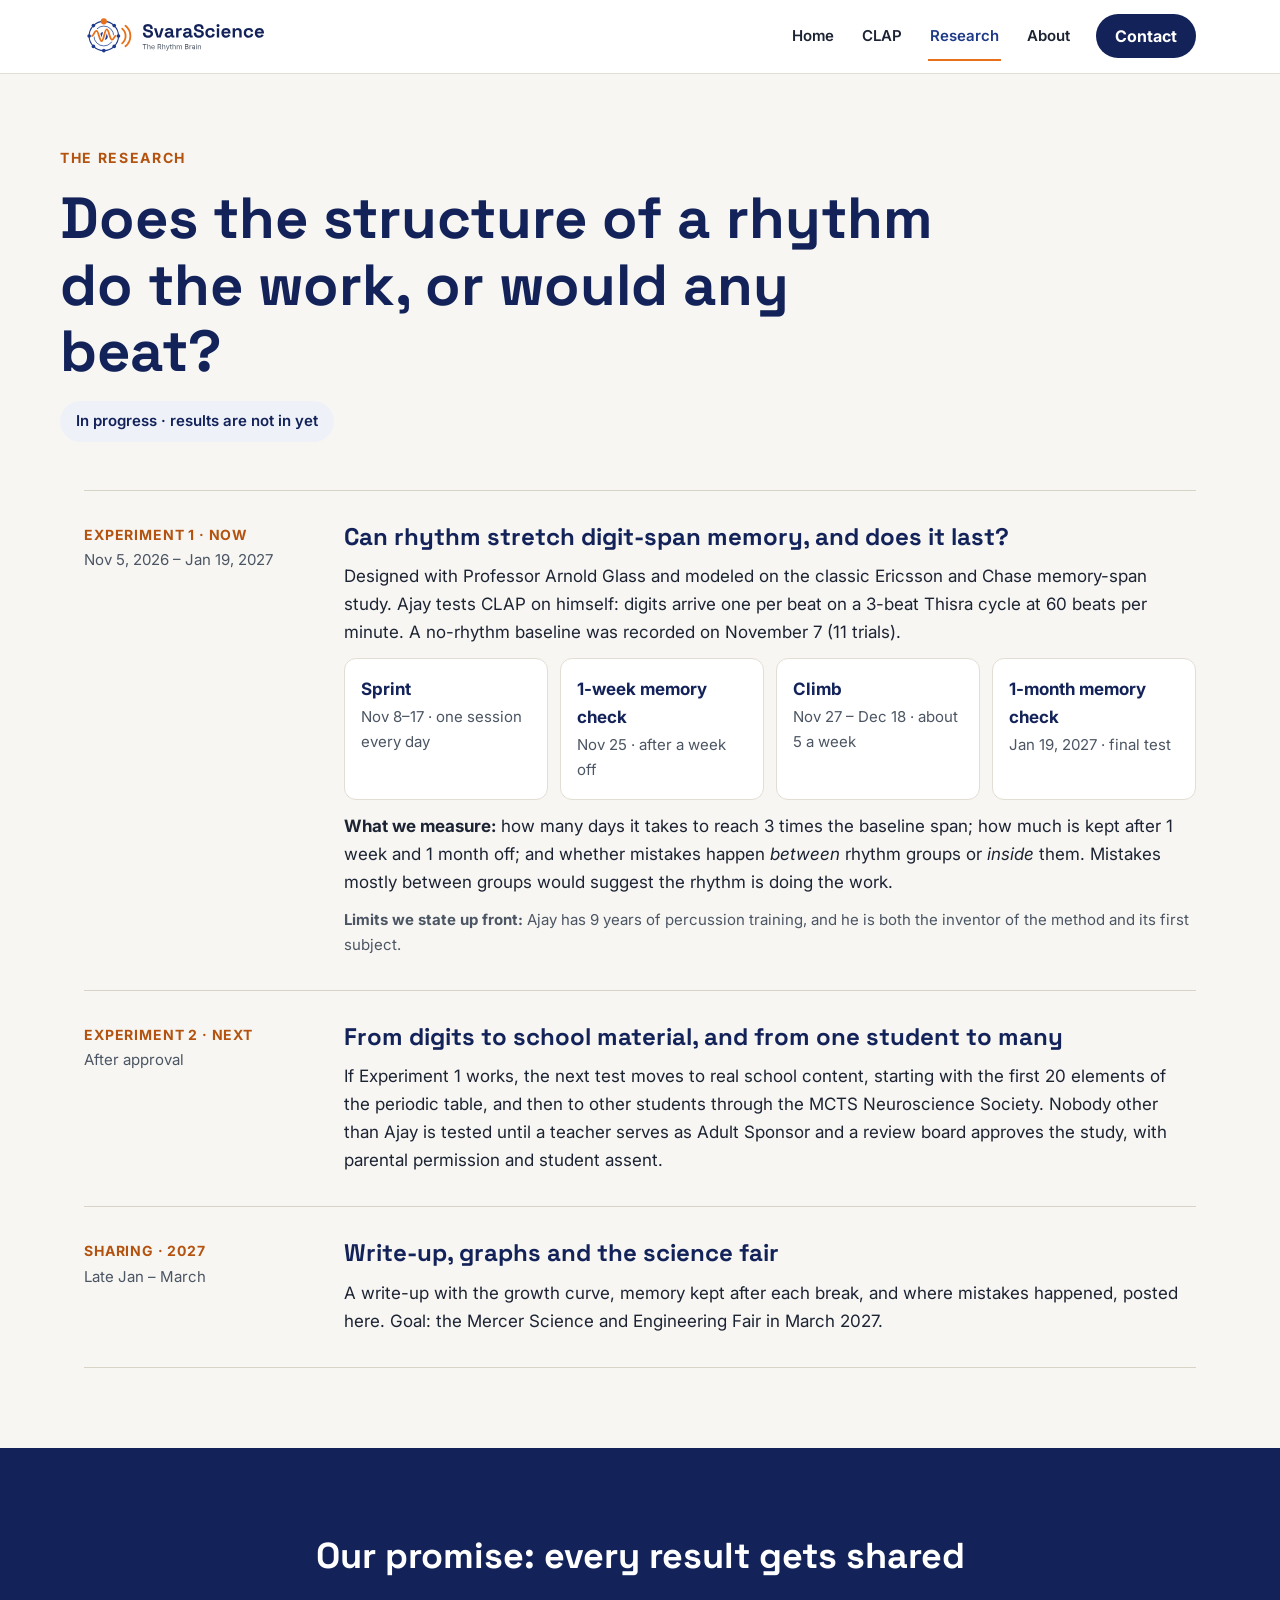
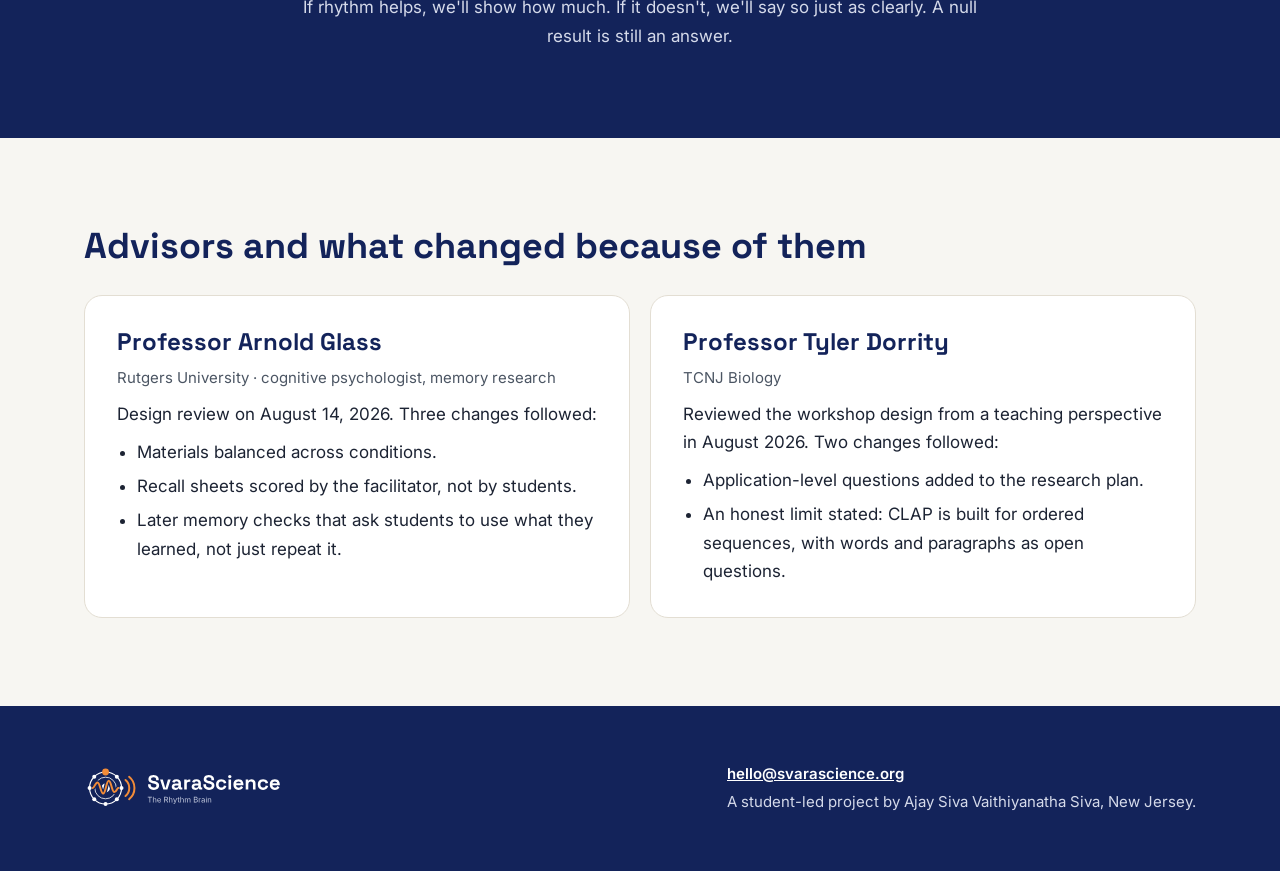
<file: research.html>
<!DOCTYPE html>
<html lang="en">
<head>
<meta charset="utf-8">
<meta name="viewport" content="width=device-width, initial-scale=1">
<title>Research — SvaraScience</title>
<meta name="description" content="Does the structure of a rhythm help memory? Experiment 1, designed with Professor Arnold Glass, and what comes next.">
<link rel="icon" href="favicon.svg" type="image/svg+xml">
<link rel="icon" href="favicon-32.png" sizes="32x32" type="image/png">
<link rel="apple-touch-icon" href="apple-touch-icon.png">
<link rel="preconnect" href="https://fonts.googleapis.com">
<link rel="preconnect" href="https://fonts.gstatic.com" crossorigin>
<link href="https://fonts.googleapis.com/css2?family=Space+Grotesk:wght@500;700&family=Inter:wght@400;500;600;700&display=swap" rel="stylesheet">
<link rel="stylesheet" href="assets/css/style.css">
</head>
<body>
<a class="skip-link" href="#main">Skip to content</a>
<header class="site-nav">
  <div class="container nav-inner">
    <a class="nav-logo" href="index.html"><img src="logo.svg" alt="SvaraScience — The Rhythm Brain"></a>
    <nav class="nav-links" aria-label="Main">
      <a href="index.html">Home</a>
      <a href="clap.html">CLAP</a>
      <a href="research.html" aria-current="page">Research</a>
      <a href="about.html">About</a>
      <a class="btn btn-dark" href="mailto:hello@svarascience.org">Contact</a>
    </nav>
  </div>
</header>
<main id="main">

<section class="container page-header stack">
  <p class="kicker">The research</p>
  <h1 style="max-width:900px">Does the structure of a rhythm do the work, or would any beat?</h1>
  <p class="status-pill">In progress · results are not in yet</p>
</section>

<section class="container" style="padding-bottom:80px">
  <div class="timeline-row">
    <div class="when"><span class="kicker">Experiment 1 · Now</span><span class="muted">Nov 5, 2026 – Jan 19, 2027</span></div>
    <div class="body">
      <h3>Can rhythm stretch digit-span memory, and does it last?</h3>
      <p>Designed with Professor Arnold Glass and modeled on the classic Ericsson and Chase memory-span study. Ajay tests CLAP on himself: digits arrive one per beat on a 3-beat Thisra cycle at 60 beats per minute. A no-rhythm baseline was recorded on November 7 (11 trials).</p>
      <div class="phase-grid">
        <div class="phase"><strong>Sprint</strong><span class="muted">Nov 8–17 · one session every day</span></div>
        <div class="phase"><strong>1-week memory check</strong><span class="muted">Nov 25 · after a week off</span></div>
        <div class="phase"><strong>Climb</strong><span class="muted">Nov 27 – Dec 18 · about 5 a week</span></div>
        <div class="phase"><strong>1-month memory check</strong><span class="muted">Jan 19, 2027 · final test</span></div>
      </div>
      <p><b>What we measure:</b> how many days it takes to reach 3 times the baseline span; how much is kept after 1 week and 1 month off; and whether mistakes happen <i>between</i> rhythm groups or <i>inside</i> them. Mistakes mostly between groups would suggest the rhythm is doing the work.</p>
      <p class="muted"><b>Limits we state up front:</b> Ajay has 9 years of percussion training, and he is both the inventor of the method and its first subject.</p>
    </div>
  </div>
  <div class="timeline-row">
    <div class="when"><span class="kicker">Experiment 2 · Next</span><span class="muted">After approval</span></div>
    <div class="body">
      <h3>From digits to school material, and from one student to many</h3>
      <p>If Experiment 1 works, the next test moves to real school content, starting with the first 20 elements of the periodic table, and then to other students through the MCTS Neuroscience Society. Nobody other than Ajay is tested until a teacher serves as Adult Sponsor and a review board approves the study, with parental permission and student assent.</p>
    </div>
  </div>
  <div class="timeline-row">
    <div class="when"><span class="kicker">Sharing · 2027</span><span class="muted">Late Jan – March</span></div>
    <div class="body">
      <h3>Write-up, graphs and the science fair</h3>
      <p>A write-up with the growth curve, memory kept after each break, and where mistakes happened, posted here. Goal: the Mercer Science and Engineering Fair in March 2027.</p>
    </div>
  </div>
</section>

<section class="section section--navy">
  <div class="container stack" style="align-items:center;text-align:center;max-width:900px">
    <h2>Our promise: every result gets shared</h2>
    <p style="max-width:680px">If rhythm helps, we'll show how much. If it doesn't, we'll say so just as clearly. A null result is still an answer.</p>
  </div>
</section>

<section class="section">
  <div class="container stack" style="gap:28px">
    <h2>Advisors and what changed because of them</h2>
    <div class="grid grid--wide">
      <div class="card">
        <h3>Professor Arnold Glass</h3>
        <p class="muted">Rutgers University · cognitive psychologist, memory research</p>
        <p>Design review on August 14, 2026. Three changes followed:</p>
        <ul><li>Materials balanced across conditions.</li><li>Recall sheets scored by the facilitator, not by students.</li><li>Later memory checks that ask students to use what they learned, not just repeat it.</li></ul>
      </div>
      <div class="card">
        <h3>Professor Tyler Dorrity</h3>
        <p class="muted">TCNJ Biology</p>
        <p>Reviewed the workshop design from a teaching perspective in August 2026. Two changes followed:</p>
        <ul><li>Application-level questions added to the research plan.</li><li>An honest limit stated: CLAP is built for ordered sequences, with words and paragraphs as open questions.</li></ul>
      </div>
    </div>
  </div>
</section>
</main>
<footer class="site-footer">
  <div class="container footer-inner">
    <img src="logo-on-dark.svg" alt="SvaraScience — The Rhythm Brain">
    <div class="stack">
      <a href="mailto:hello@svarascience.org">hello@svarascience.org</a>
      <span>A student-led project by Ajay Siva Vaithiyanatha Siva, New Jersey.</span>
    </div>
  </div>
</footer>
</body>
</html>
</file>
<file: assets/css/style.css>
/* SvaraScience — The Rhythm Brain
   One stylesheet for every page. Colors and fonts live in :root,
   so changing a value here changes it everywhere. */

:root {
  --navy: #13235A;        /* main dark color: hero, footer, headings */
  --blue: #1E3A8A;        /* logo blue, links */
  --orange: #E8701A;      /* decoration: letters, active beat */
  --orange-light: #F28C38;/* buttons and accents on navy */
  --orange-text: #B4530F; /* orange that is dark enough for small text */
  --bg: #F7F6F2;          /* page background */
  --white: #FFFFFF;
  --soft: #EEF1F8;        /* light blue-gray sections */
  --ink: #1C2333;         /* body text */
  --muted: #4B5563;       /* secondary text */
  --line: #E3DED3;        /* borders */
  --on-navy: #D5DAEA;     /* body text on navy */
  --heading: 'Space Grotesk', Inter, system-ui, sans-serif;
  --body: Inter, system-ui, sans-serif;
  --radius: 18px;
}

* { box-sizing: border-box; }
html { scroll-behavior: smooth; }
body {
  margin: 0;
  background: var(--bg);
  color: var(--ink);
  font-family: var(--body);
  font-size: 17px;
  line-height: 1.65;
}
img, video { max-width: 100%; display: block; }
a { color: var(--blue); }
a:hover { color: var(--navy); }
h1, h2, h3 { font-family: var(--heading); font-weight: 700; color: var(--navy); margin: 0; line-height: 1.15; }
h1 { font-size: clamp(34px, 5.5vw, 58px); }
h2 { font-size: clamp(28px, 3.5vw, 36px); }
h3 { font-size: 24px; }
p { margin: 0; }

.container { max-width: 1160px; margin: 0 auto; padding: 0 24px; }
.stack { display: flex; flex-direction: column; gap: 16px; }
.kicker { font-size: 14px; font-weight: 700; letter-spacing: 0.12em; text-transform: uppercase; color: var(--orange-text); }
.muted { color: var(--muted); font-size: 15px; }
.skip-link { position: absolute; left: -9999px; }
.skip-link:focus { left: 16px; top: 16px; background: var(--white); padding: 8px 12px; z-index: 10; }

/* ---------- Navigation ---------- */
.site-nav { background: var(--white); border-bottom: 1px solid var(--line); }
.nav-inner { display: flex; flex-wrap: wrap; align-items: center; justify-content: space-between; gap: 8px 24px; padding-top: 12px; padding-bottom: 12px; }
.nav-logo { display: inline-flex; align-items: center; min-height: 44px; }
.nav-logo img { height: 44px; width: auto; }
.nav-links { display: flex; flex-wrap: wrap; align-items: center; gap: 0 24px; font-size: 15px; font-weight: 600; }
.nav-links a { display: inline-block; padding: 12px 2px; color: var(--ink); text-decoration: none; }
.nav-links a[aria-current="page"] { color: var(--blue); box-shadow: inset 0 -2px 0 var(--orange); }

/* ---------- Buttons ---------- */
.btn { display: inline-flex; align-items: center; gap: 10px; min-height: 48px; padding: 0 26px; border-radius: 999px; font-weight: 700; text-decoration: none; border: 1.5px solid transparent; font-family: var(--body); font-size: 16px; cursor: pointer; }
.btn-primary { background: var(--orange-light); color: var(--navy); }
.btn-primary:hover { background: var(--orange); color: var(--navy); }
.btn-outline-light { border-color: var(--white); color: var(--white); }
.btn-outline-light:hover { background: rgba(255,255,255,0.1); color: var(--white); }
.btn-dark { background: var(--navy); color: var(--white); }
.btn-dark:hover { background: var(--blue); color: var(--white); }
.btn-outline { border-color: var(--navy); background: var(--white); color: var(--navy); }
.nav-links .btn { min-height: 44px; padding: 0 18px; }
.btn-row { display: flex; flex-wrap: wrap; gap: 12px; }

/* ---------- Sections ---------- */
.section { padding: 88px 0; }
.section--white { background: var(--white); border-top: 1px solid var(--line); border-bottom: 1px solid var(--line); }
.section--soft { background: var(--soft); }
.section--navy { background: var(--navy); color: var(--white); }
.section--navy h2, .section--navy h3 { color: var(--white); }
.section--navy p { color: var(--on-navy); }
.page-header { padding: 72px 0 48px; }
.page-header .lead { font-size: 19px; max-width: 760px; }

/* ---------- Home hero ---------- */
.hero { background: var(--navy); color: var(--white); padding: 88px 0 96px; }
.hero h1 { color: var(--white); }
.hero .kicker { color: var(--orange-light); }
.hero-grid { display: flex; flex-wrap: wrap; align-items: center; gap: 56px; }
.hero-text { flex: 999 1 540px; display: flex; flex-direction: column; gap: 20px; }
.hero-text .lead { font-size: 19px; color: var(--on-navy); max-width: 620px; }
.stat-card { flex: 1 1 280px; padding: 32px; border-radius: 20px; background: var(--blue); display: flex; flex-direction: column; gap: 8px; }
.stat-card .num { font-family: var(--heading); font-weight: 700; font-size: 72px; line-height: 1; color: var(--orange-light); }
.stat-card p { color: #E4E8F3; }

/* ---------- Vision and mission ---------- */
.vm-grid { display: grid; grid-template-columns: repeat(auto-fit, minmax(300px, 1fr)); gap: 40px; }
.vm-grid .statement { font-family: var(--heading); font-weight: 700; font-size: 26px; line-height: 1.3; color: var(--navy); }

/* ---------- Cards ---------- */
.grid { display: grid; grid-template-columns: repeat(auto-fit, minmax(280px, 1fr)); gap: 20px; }
.grid--wide { grid-template-columns: repeat(auto-fit, minmax(320px, 1fr)); }
.card { display: flex; flex-direction: column; gap: 10px; padding: 32px; background: var(--white); border: 1px solid var(--line); border-radius: var(--radius); color: var(--ink); text-decoration: none; }
.card--plain { border: none; }
a.card:hover { border-color: var(--orange-light); color: var(--ink); }
.card .more { font-size: 15px; font-weight: 600; color: var(--orange-text); }
.card .label { font-size: 14px; font-weight: 700; color: var(--orange-text); text-transform: uppercase; }
.card ul { margin: 0; padding-left: 20px; display: flex; flex-direction: column; gap: 6px; }

/* ---------- Split layouts (text + photo/video) ---------- */
.split { display: flex; flex-wrap: wrap; align-items: center; gap: 48px; }
.split > .wide { flex: 999 1 460px; }
.split > .narrow { flex: 1 1 300px; }
.photo { width: 100%; max-width: 400px; aspect-ratio: 4 / 5; object-fit: cover; border-radius: 20px; }
.portrait { width: 260px; aspect-ratio: 1 / 1; object-fit: cover; border-radius: 50%; }
.video { width: 100%; aspect-ratio: 16 / 9; background: var(--navy); border-radius: 16px; object-fit: contain; }
.quote { font-family: var(--heading); font-size: 24px; line-height: 1.4; color: var(--navy); }

/* ---------- CLAP steps ---------- */
.steps { border-top: 1px solid #D8D3C7; }
.step { display: flex; flex-wrap: wrap; gap: 16px 40px; padding: 32px 0; border-bottom: 1px solid #D8D3C7; }
.step .letter { flex: 0 0 72px; font-family: var(--heading); font-weight: 700; font-size: 64px; line-height: 0.9; color: var(--orange); }
.step .what { flex: 1 1 300px; display: flex; flex-direction: column; gap: 4px; }
.step .what strong { font-family: var(--heading); font-size: 26px; color: var(--navy); }
.step .example { flex: 1 1 320px; padding: 18px 22px; background: var(--white); border: 1px solid var(--line); border-radius: 12px; }
.step .example b { font-family: var(--heading); color: var(--navy); }

/* ---------- Research timeline ---------- */
.status-pill { align-self: flex-start; padding: 8px 16px; border-radius: 999px; background: var(--soft); color: var(--navy); font-size: 15px; font-weight: 600; }
.timeline-row { display: flex; flex-wrap: wrap; gap: 12px 40px; padding: 32px 0; border-top: 1px solid #D8D3C7; }
.timeline-row:last-child { border-bottom: 1px solid #D8D3C7; }
.timeline-row .when { flex: 0 0 220px; display: flex; flex-direction: column; gap: 2px; }
.timeline-row .when .kicker { letter-spacing: 0.06em; }
.timeline-row .body { flex: 1 1 480px; display: flex; flex-direction: column; gap: 12px; }
.phase-grid { display: grid; grid-template-columns: repeat(auto-fit, minmax(200px, 1fr)); gap: 12px; }
.phase { padding: 16px; background: var(--white); border: 1px solid var(--line); border-radius: 12px; display: flex; flex-direction: column; gap: 2px; }
.phase strong { color: var(--navy); }

/* ---------- Awards ---------- */
.award { display: flex; flex-direction: column; gap: 4px; padding: 24px; background: var(--white); border: 1px solid var(--line); border-radius: 14px; }
.award strong { color: var(--navy); }

/* ---------- Footer ---------- */
.site-footer { background: var(--navy); color: var(--on-navy); padding: 56px 0; }
.footer-inner { display: flex; flex-wrap: wrap; align-items: center; justify-content: space-between; gap: 24px; }
.site-footer img { height: 48px; width: auto; }
.site-footer a { color: var(--white); font-weight: 600; }
.site-footer .stack { gap: 4px; font-size: 15px; }

/* ---------- Tap-along tala demo ---------- */
.tala { width: 100%; max-width: 520px; margin: 0 auto; padding: 28px 20px; background: var(--white); border: 1px solid var(--line); border-radius: 22px; display: flex; flex-direction: column; align-items: center; gap: 18px; color: var(--ink); }
.tala-dial { position: relative; width: 100%; max-width: 340px; aspect-ratio: 1 / 1; }
.tala-dial svg { width: 100%; height: 100%; overflow: visible; }
.tala-ring { fill: none; stroke: #C9D1E6; stroke-width: 2; }
.tala-beat circle { fill: #C9D1E6; transition: fill 0.25s, r 0.25s; }
.tala-beat.is-sam circle { fill: var(--navy); }
.tala-beat.is-seen circle { fill: var(--blue); }
.tala-beat.is-on circle { fill: var(--orange); }
.tala-beat text { font-family: var(--heading); font-weight: 700; font-size: 17px; fill: var(--navy); text-anchor: middle; dominant-baseline: middle; transition: opacity 0.3s; }
.tala-hub { position: absolute; inset: 0; display: grid; place-content: center; text-align: center; pointer-events: none; }
.tala-hub strong { font-family: var(--heading); font-size: 34px; line-height: 1; color: var(--navy); }
.tala-hub span { font-size: 13px; color: var(--muted); margin-top: 6px; }
.tala-trail { min-height: 26px; font-family: var(--heading); font-size: 18px; letter-spacing: 0.04em; color: var(--navy); text-align: center; }
.tala .btn { font-size: 16px; }
.tala .btn-quiet { border-color: #C9D1E6; background: var(--white); color: var(--navy); }
.btn:focus-visible, a:focus-visible { outline: 3px solid var(--orange); outline-offset: 3px; }

@media (prefers-reduced-motion: reduce) {
  html { scroll-behavior: auto; }
  .tala-beat circle, .tala-beat text { transition: none; }
}
@media (max-width: 640px) {
  .section { padding: 64px 0; }
  .hero { padding: 64px 0 72px; }
  .stat-card .num { font-size: 56px; }
}

/* Fixes for elements inside other components */
.nav-links a.btn { display: inline-flex; align-items: center; color: var(--white); padding: 0 18px; }
.nav-links a.btn:hover { color: var(--white); }
.tala .tala-trail { color: var(--navy); }
.section--navy .tala p { color: var(--navy); }
</file>
